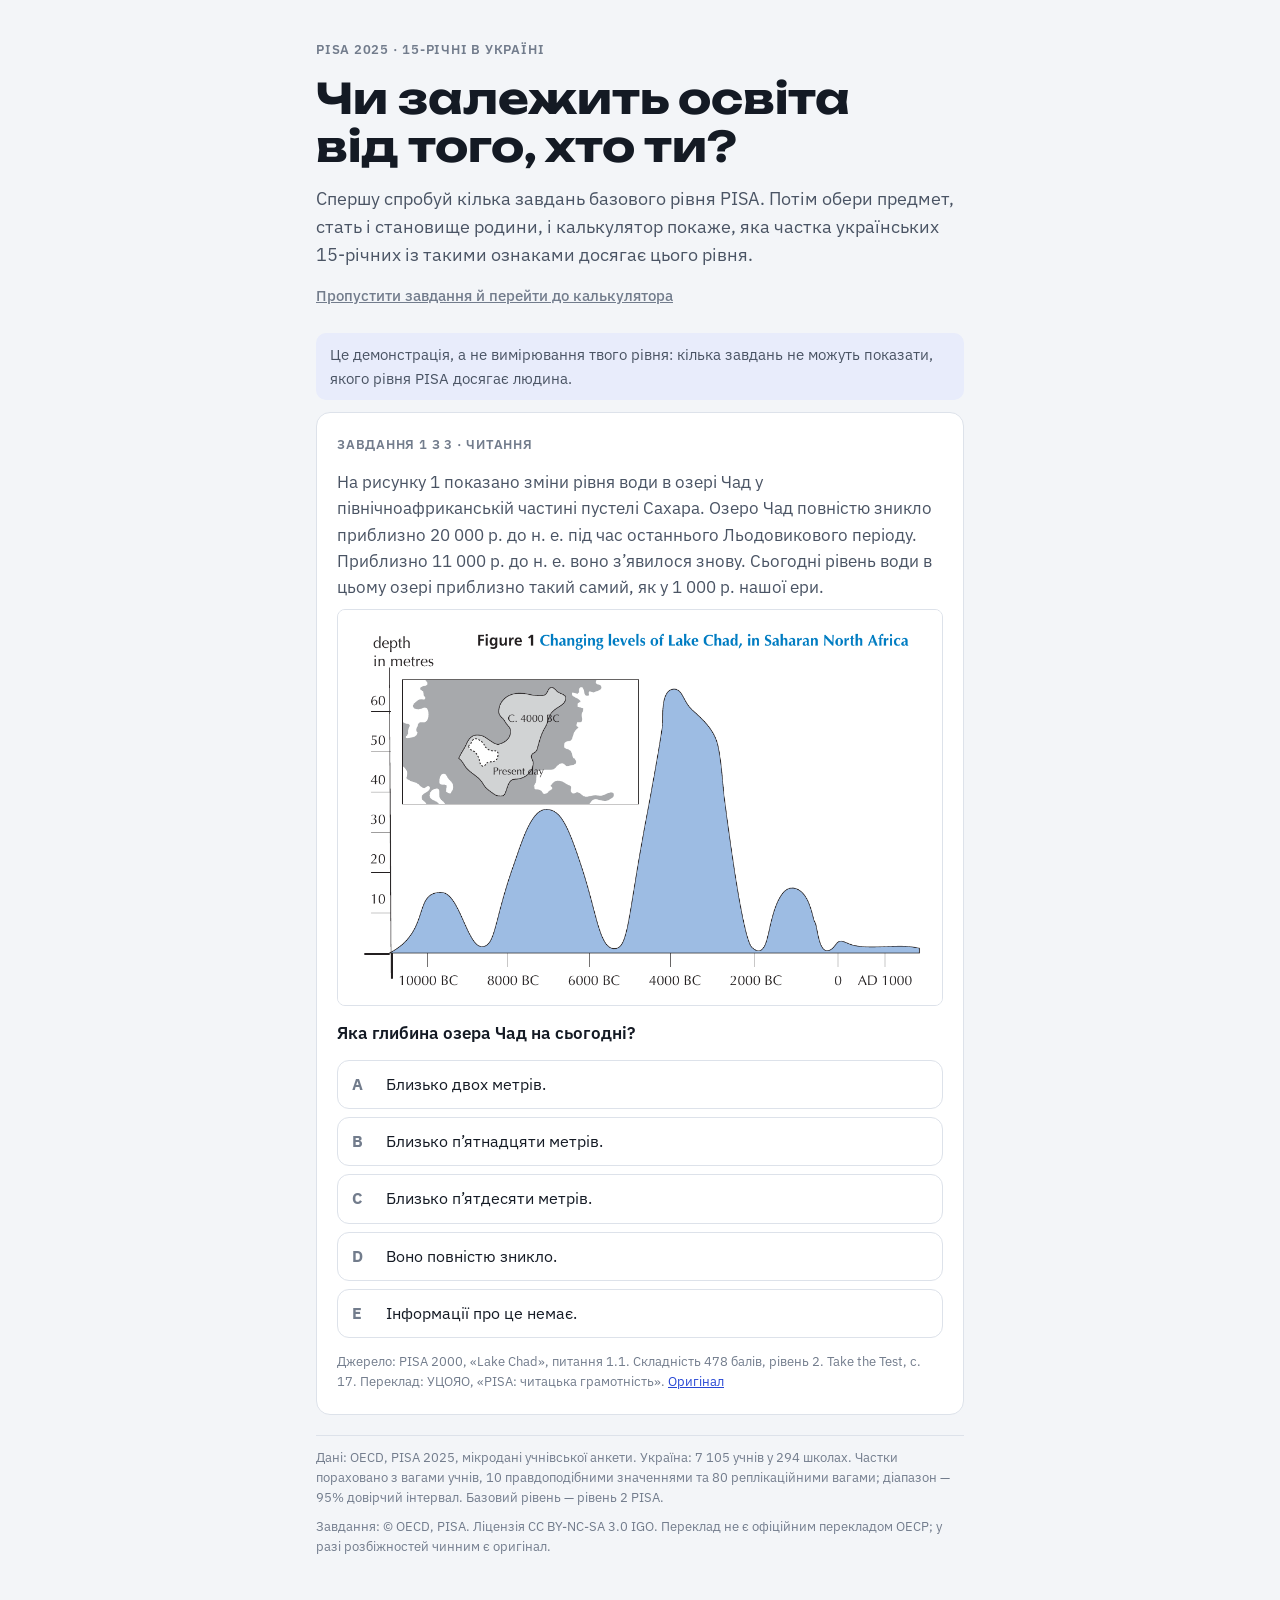
<file: index.html>
<!doctype html>
<html lang="uk">
<head>
  <meta charset="utf-8">
  <meta name="viewport" content="width=device-width, initial-scale=1">
  <title>Калькулятор PISA: Україна</title>
  <meta name="description" content="Яка частка українських 15-річних досягає базового рівня знань залежно від статі та становища родини. Дані PISA 2025.">
  <!-- Прев'ю посилання в Telegram та інших месенджерах (однакове для всіх; особистий результат іде текстом і карткою) -->
  <meta property="og:type" content="website">
  <meta property="og:title" content="Чи залежить освіта від того, хто ти?">
  <meta property="og:description" content="Калькулятор PISA 2025: яка частка 15-річних в Україні досягає базового рівня залежно від статі й достатку родини.">
  <meta property="og:url" content="https://nelsiiaa.github.io/pisa-ukraine-calculator/">
  <meta property="og:image" content="https://nelsiiaa.github.io/pisa-ukraine-calculator/img/og.png">
  <meta property="og:image:width" content="1200">
  <meta property="og:image:height" content="630">
  <meta property="og:locale" content="uk_UA">
  <meta name="twitter:card" content="summary_large_image">
  <link rel="preconnect" href="https://fonts.googleapis.com">
  <link rel="preconnect" href="https://fonts.gstatic.com" crossorigin>
  <link rel="stylesheet" href="https://fonts.googleapis.com/css2?family=Unbounded:wght@500;700&family=IBM+Plex+Sans:wght@400;500;600&display=swap">
  <link rel="stylesheet" href="style.css?v=20261026">
</head>
<body>
<main class="page" data-version="20261026">

  <header class="hero">
    <p class="eyebrow">PISA 2025 · 15-річні в Україні</p>
    <h1>Чи залежить освіта від того, хто ти?</h1>
    <p class="lede">Спершу спробуй кілька завдань базового рівня PISA. Потім обери предмет, стать і становище родини, і калькулятор покаже, яка частка українських 15-річних із такими ознаками досягає цього рівня.</p>
    <!-- Ховається разом із тестом (app.js) -->
    <button type="button" id="quiz-skip" class="link-btn">Пропустити завдання й перейти до калькулятора</button>
  </header>

  <!-- Частина 2: «Перевір себе» -->
  <section id="quiz" class="quiz" aria-live="polite">
    <p class="note" id="quiz-disclaimer"></p>
    <div id="quiz-body"></div>
  </section>

  <!-- Частина 1: форма калькулятора -->
  <form id="calc-form" class="card form" novalidate hidden>
    <p class="hint" id="adult-hint"></p>
    <fieldset>
      <legend>Предмет</legend>
      <div class="chips">
        <label><input type="radio" name="subject" value="read"><span>Читання</span></label>
        <label><input type="radio" name="subject" value="math"><span>Математика</span></label>
        <label><input type="radio" name="subject" value="scie"><span>Природничі науки</span></label>
      </div>
    </fieldset>
    <fieldset>
      <legend>Стать</legend>
      <div class="chips">
        <label><input type="radio" name="gender" value="female"><span>Дівчата</span></label>
        <label><input type="radio" name="gender" value="male"><span>Хлопці</span></label>
      </div>
    </fieldset>
    <fieldset>
      <legend>Достаток родини</legend>
      <p class="hint" id="escs-hint"></p>
      <div class="chips" aria-describedby="escs-hint">
        <label><input type="radio" name="escs" value="low"><span>Нижчий</span></label>
        <label><input type="radio" name="escs" value="mid"><span>Середній</span></label>
        <label><input type="radio" name="escs" value="high"><span>Вищий</span></label>
      </div>
      <!-- Помічник: визначає рівень за 7 питаннями (js/escs.js) -->
      <details class="explain escs-helper" id="escs-helper" hidden>
        <summary id="escs-helper-summary"></summary>
        <p class="hint" id="escs-helper-intro"></p>
        <div id="escs-questions" class="escs-questions"></div>
        <div id="escs-estimate" class="escs-estimate" aria-live="polite"></div>
      </details>
    </fieldset>
    <!-- Необов'язкове поле: показується, лише якщо в CSV є колонка track -->
    <fieldset id="track-field" hidden>
      <legend id="track-legend"></legend>
      <p class="hint" id="track-hint"></p>
      <div class="chips" id="track-chips" aria-describedby="track-hint"></div>
    </fieldset>
    <button type="submit" id="show-btn" class="btn primary" disabled>Показати</button>
    <p class="hint" id="form-hint">Оберіть усі три пункти, щоб побачити результат.</p>
  </form>

  <!-- Результат -->
  <section id="result" class="result" hidden aria-live="polite">
    <div class="card main-result">
      <p class="eyebrow" id="res-subject"></p>
      <p class="big"><span id="res-pct"></span><span class="range" id="res-range"></span></p>
      <p id="res-sentence" class="sentence"></p>
      <p id="res-track-note" class="hint" hidden></p>

      <figure class="scale" id="scale">
        <figcaption class="hint" id="scale-caption"></figcaption>
        <div class="scale-plot" aria-hidden="true">
          <div class="lanes lanes-top" id="lanes-top"></div>
          <div class="track" id="scale-track"></div>
          <div class="ticks"><span>0%</span><span>50%</span><span>100%</span></div>
          <div class="lanes lanes-bottom" id="lanes-bottom"></div>
        </div>
        <table class="sr-only" id="scale-table">
          <caption>Порівняння часток</caption>
          <tbody></tbody>
        </table>
      </figure>

      <p id="res-diff" class="diff"></p>
      <p id="quiz-link" class="quiz-link" hidden></p>
      <p class="data-note" id="data-note"></p>
    </div>

    <!-- Частина 3 -->
    <section class="card block">
      <h2>Що це означає</h2>
      <div id="meaning-text" class="meaning"></div>
    </section>

    <!-- Частина 5 -->
    <section class="card block">
      <h2>Наскільки великий розрив</h2>
      <div id="years" class="years"></div>
    </section>

    <!-- Частина 4 -->
    <section class="card block">
      <h2>Що з цим робити</h2>
      <p id="solutions-note" class="hint" hidden></p>
      <div id="solutions" class="solutions"></div>
    </section>

    <section class="card block limits">
      <h2>Обмеження</h2>
      <ul>
        <li>Це середнє для групи учнів, а не прогноз для конкретної людини.</li>
        <li>ОЕСР позначає Україну в PISA 2025 як «Ukrainian regions (17 of 27)»: дані охоплюють 17 з 27 регіонів, окупованих і частини прифронтових територій у вибірці немає.</li>
        <li>Лише 15-річні школярі, дані одного 2025 року.</li>
        <li>Дані показують зв'язок, а не причину.</li>
      </ul>
    </section>

    <!-- Частина 6: поділитися -->
    <div class="card block share">
      <div class="actions">
        <button type="button" id="btn-link" class="btn primary"></button>
        <button type="button" id="btn-image" class="btn"></button>
      </div>
      <p id="share-status" class="share-status" role="status" aria-live="polite"></p>
    </div>

    <div class="actions">
      <button type="button" id="again-btn" class="btn">Спробувати іншу комбінацію</button>
    </div>
  </section>

  <footer class="footer">
    <p>Дані: OECD, PISA 2025, мікродані учнівської анкети. Україна: 7 105 учнів у 294 школах. Частки пораховано з вагами учнів, 10 правдоподібними значеннями та 80 реплікаційними вагами; діапазон — 95% довірчий інтервал. Базовий рівень — рівень 2 PISA.</p>
    <p id="license"></p>
  </footer>
</main>
<script src="js/common.js?v=20261026"></script>
<script src="js/icons.js?v=20261026"></script>
<script src="js/texts.js?v=20261026"></script>
<script src="js/interpretation.js?v=20261026"></script>
<script src="js/solutions.js?v=20261026"></script>
<script src="js/years.js?v=20261026"></script>
<script src="js/quiz.js?v=20261026"></script>
<script src="js/calculator.js?v=20261026"></script>
<script src="js/escs.js?v=20261026"></script>
<script src="js/share.js?v=20261026"></script>
<script src="app.js?v=20261026"></script>
</body>
</html>
</file>
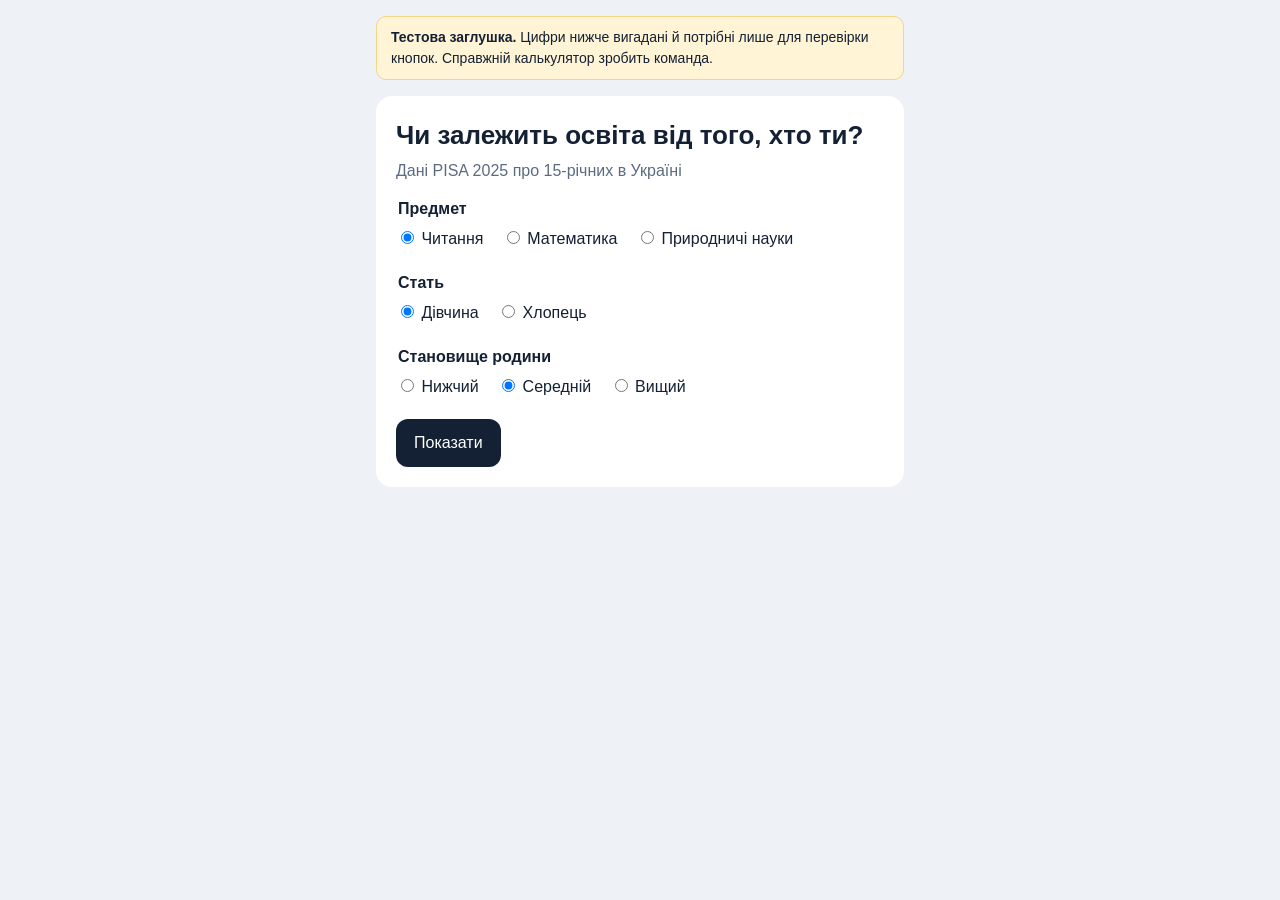
<file: docs/team/part6/share_test_index.html>
<!DOCTYPE html>
<html lang="uk">
<head>
<meta charset="utf-8">
<meta name="viewport" content="width=device-width, initial-scale=1">
<title>Тестова сторінка: кнопки «Поділитися»</title>
<style>
  :root { --ink:#142033; --muted:#5B6B80; --bg:#EEF2F7; --panel:#fff; --teal:#0E8A7D; --blue:#34508C; --line:#DDE4EE; }
  * { box-sizing: border-box; }
  body { margin:0; background:var(--bg); color:var(--ink); font-family:"Segoe UI",Roboto,"Helvetica Neue",Arial,sans-serif; line-height:1.5; }
  main { max-width:560px; margin:0 auto; padding:16px; }
  .banner { background:#FFF4D6; border:1px solid #F0D58A; padding:10px 14px; border-radius:10px; font-size:14px; margin-bottom:16px; }
  .panel { background:var(--panel); border-radius:16px; padding:20px; margin-bottom:16px; }
  h1 { font-size:26px; margin:0 0 4px; }
  fieldset { border:0; padding:0; margin:14px 0 0; }
  legend { font-weight:600; margin-bottom:6px; }
  label { display:inline-block; margin:0 14px 6px 0; }
  button { font:inherit; border:0; border-radius:12px; padding:12px 18px; cursor:pointer; }
  button:focus-visible { outline:3px solid var(--blue); outline-offset:2px; }
  #btn-show { background:var(--ink); color:#fff; margin-top:14px; }
  #result { display:none; }
  .big { font-size:88px; font-weight:800; color:var(--teal); line-height:1; }
  .range { color:var(--muted); }
  .scale-row { margin-top:12px; }
  .scale-row .top { display:flex; justify-content:space-between; font-size:15px; }
  .track { height:12px; background:var(--line); border-radius:6px; overflow:hidden; margin-top:4px; }
  .fill { height:100%; border-radius:6px; }
  .share { display:flex; gap:10px; flex-wrap:wrap; margin-top:18px; }
  #btn-link, #btn-image { background:#E3ECF7; color:var(--ink); font-weight:600; flex:1 1 200px; }
  #share-status { min-height:1.4em; margin-top:10px; font-size:15px; color:var(--teal); }
  #share-status[data-error="true"] { color:#B3261E; }
</style>
</head>
<body>
<main>
  <div class="banner"><b>Тестова заглушка.</b> Цифри нижче вигадані й потрібні лише для перевірки кнопок. Справжній калькулятор зробить команда.</div>

  <div class="panel">
    <h1>Чи залежить освіта від того, хто ти?</h1>
    <div class="range">Дані PISA 2025 про 15-річних в Україні</div>

    <fieldset>
      <legend>Предмет</legend>
      <label><input type="radio" name="subject" value="read" checked> Читання</label>
      <label><input type="radio" name="subject" value="math"> Математика</label>
      <label><input type="radio" name="subject" value="scie"> Природничі науки</label>
    </fieldset>
    <fieldset>
      <legend>Стать</legend>
      <label><input type="radio" name="gender" value="female" checked> Дівчина</label>
      <label><input type="radio" name="gender" value="male"> Хлопець</label>
    </fieldset>
    <fieldset>
      <legend>Становище родини</legend>
      <label><input type="radio" name="escs" value="low"> Нижчий</label>
      <label><input type="radio" name="escs" value="mid" checked> Середній</label>
      <label><input type="radio" name="escs" value="high"> Вищий</label>
    </fieldset>
    <button id="btn-show" type="button">Показати</button>
  </div>

  <div class="panel" id="result" aria-live="polite">
    <div class="big" id="out-percent"></div>
    <div id="out-caption">учнів із такими ознаками досягають базового рівня</div>
    <div class="range" id="out-range"></div>
    <div id="out-scale"></div>
    <h2 style="font-size:20px;margin:20px 0 4px">Що це означає</h2>
    <p id="out-meaning" style="margin:0"></p>

    <!-- ===== ДВІ КНОПКИ, ЯКІ ПІДКЛЮЧАЄ share.js ===== -->
    <div class="share">
      <button id="btn-link" type="button">Скопіювати посилання</button>
      <button id="btn-image" type="button">Поділитись посиланням та картинкою результатів</button>
    </div>
    <div id="share-status" role="status"></div>
  </div>
</main>

<script src="share.js"></script>
<script>
  // ===== ЗАГЛУШКА КАЛЬКУЛЯТОРА (вигадані цифри, лише для тесту) =====
  var base = { read: 55, math: 52, scie: 58 };
  var subjectNames = { read: "читання", math: "математики", scie: "природничих наук" };
  var current = null; // останній показаний результат

  function readForm() {
    function val(name) { return document.querySelector('input[name="' + name + '"]:checked').value; }
    return { subject: val("subject"), gender: val("gender"), escs: val("escs") };
  }
  function setForm(state) {
    Object.keys(state).forEach(function (name) {
      document.querySelector('input[name="' + name + '"][value="' + state[name] + '"]').checked = true;
    });
  }

  function calculate(state) {
    var p = base[state.subject];
    if (state.gender === "female" && state.subject === "read") p += 8;
    if (state.gender === "male" && state.subject === "read") p -= 8;
    if (state.gender === "male" && state.subject === "math") p += 3;
    p += { low: -14, mid: 0, high: 12 }[state.escs];
    return {
      subject: state.subject, gender: state.gender, escs: state.escs,
      percent: p, low: p - 4, high: p + 4,
      // тест: вигадана комбінація «хлопець + нижче становище + природничі» має замало даних
      enoughData: !(state.gender === "male" && state.escs === "low" && state.subject === "scie"),
      ukraine: base[state.subject], oecd: base[state.subject] + 13,
      meaning: "Це тестовий текст-пояснення. Приблизно " + p + " із 100 учнів із такими ознаками досягають базового рівня з " +
        subjectNames[state.subject] + ". Це середнє для групи, тому воно не передбачає результат конкретної людини, а показує, де в даних помітний розрив."
    };
  }

  function show(state) {
    current = calculate(state);
    document.getElementById("result").style.display = "block";
    document.getElementById("out-percent").textContent = current.percent + "%";
    document.getElementById("out-range").textContent = "можливий діапазон " + current.low + "–" + current.high + "%";
    document.getElementById("out-meaning").textContent = current.meaning;
    var rows = [["Твоя група", current.percent, "var(--teal)"], ["Усі учні України", current.ukraine, "var(--blue)"], ["Середнє по країнах ОЕСР", current.oecd, "#9AA7B8"]];
    document.getElementById("out-scale").innerHTML = rows.map(function (r) {
      return '<div class="scale-row"><div class="top"><span>' + r[0] + '</span><b>' + r[1] + '%</b></div>' +
             '<div class="track"><div class="fill" style="width:' + r[1] + '%;background:' + r[2] + '"></div></div></div>';
    }).join("");
  }

  document.getElementById("btn-show").addEventListener("click", function () { show(readForm()); });

  // ===== ПІДКЛЮЧЕННЯ share.js (саме ці рядки потрібно повторити в справжньому сайті) =====
  PisaShare.init({
    linkButton: "#btn-link",
    imageButton: "#btn-image",
    statusEl: "#share-status",
    extraParams: ["track"], // додаткові параметри сайту, які теж читаємо з посилання (наприклад, ?track=general)
    // 1) Віддаємо модулю те, що зараз показано на екрані. Якщо нічого не показано, віддаємо null.
    getResult: function () { return current; },
    // 2) Якщо сторінку відкрили за чужим посиланням: підставляємо вибір у форму й показуємо результат.
    onLoadFromLink: function (state) { setForm(state); show(state); }
  });
</script>
</body>
</html>
</file>
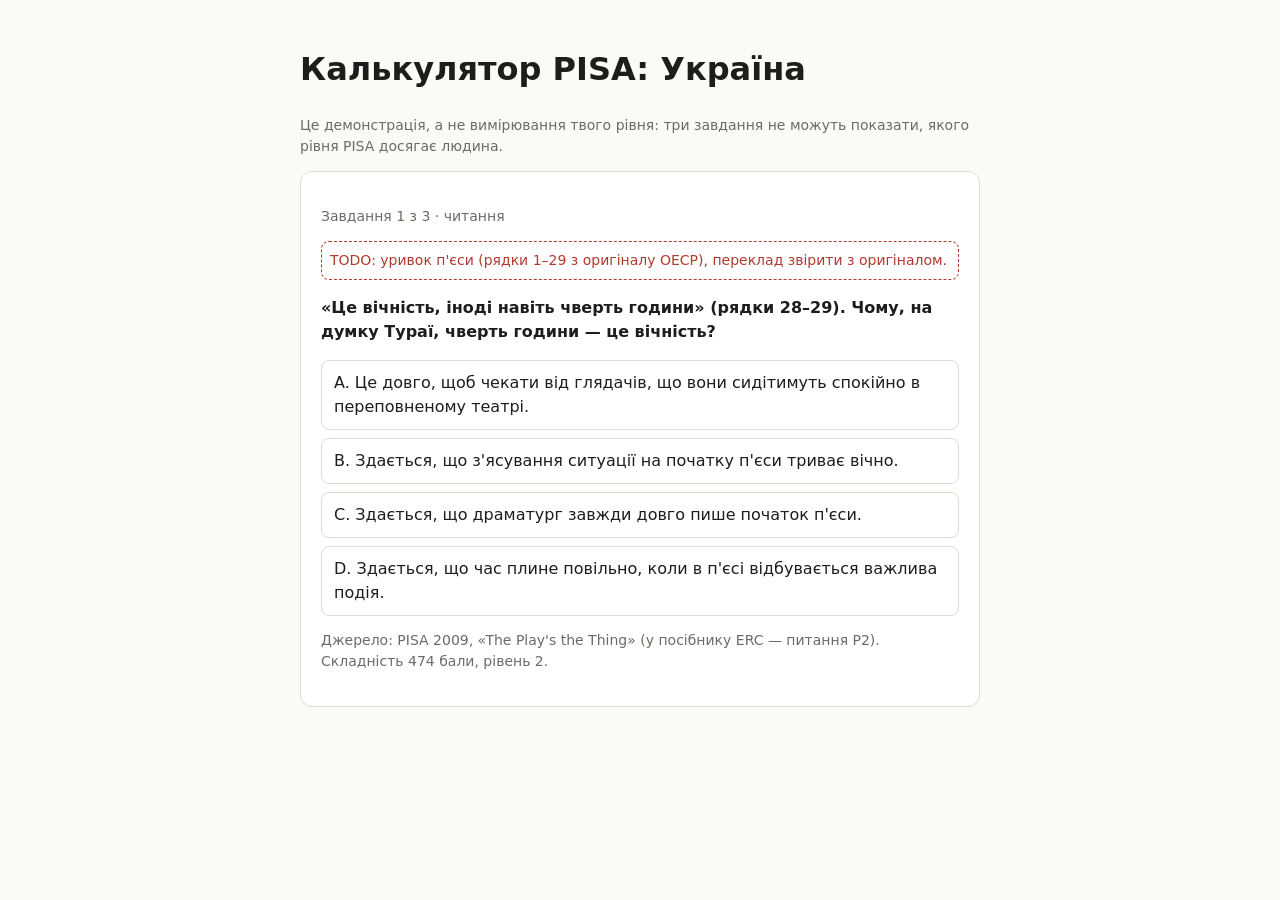
<file: docs/team/part2/perevir-sebe/demo.html>
<!doctype html>
<html lang="uk">
<head>
<meta charset="utf-8">
<meta name="viewport" content="width=device-width, initial-scale=1">
<title>Перевір себе — демо</title>
<style>
  :root { --bg:#fafaf7; --fg:#1d1d1b; --muted:#6b6b66; --card:#fff; --line:#dedbd2; --ok:#1f7a4d; --bad:#b3392f; --acc:#2b5fb4; }
  @media (prefers-color-scheme: dark) { :root { --bg:#161615; --fg:#ecebe6; --muted:#a3a29b; --card:#20201e; --line:#3a3935; --ok:#5cc28f; --bad:#e8786d; --acc:#7aa5ee; } }
  body { margin:0; background:var(--bg); color:var(--fg); font:16px/1.5 system-ui, sans-serif; }
  main { max-width:680px; margin:0 auto; padding:24px 16px; }
  .ps-card { background:var(--card); border:1px solid var(--line); border-radius:12px; padding:20px; }
  .ps-step, .ps-src, .ps-note { color:var(--muted); font-size:14px; }
  .ps-todo { color:var(--bad); font-size:14px; border:1px dashed var(--bad); padding:8px; border-radius:8px; }
  .ps-opts { display:grid; gap:8px; margin:12px 0; }
  .ps-opt { text-align:left; padding:10px 12px; border:1px solid var(--line); border-radius:8px; background:transparent; color:inherit; font:inherit; cursor:pointer; }
  .ps-opt:disabled { cursor:default; }
  .ps-right { border-color:var(--ok); outline:2px solid var(--ok); }
  .ps-wrong { border-color:var(--bad); outline:2px solid var(--bad); }
  .ps-next { padding:10px 16px; border:0; border-radius:8px; background:var(--acc); color:#fff; font:inherit; cursor:pointer; }
  .ps-link { background:var(--card); border-left:4px solid var(--acc); padding:12px 16px; }
  .demo-only { margin-top:32px; padding:16px; border:1px dashed var(--line); border-radius:12px; }
  select, button { font:inherit; }
</style>
</head>
<body>
<main>
  <h1>Калькулятор PISA: Україна</h1>
  <section id="perevir-sebe"></section>
  <section id="calc" hidden>
    <div class="demo-only">
      <p><strong>Лише для демо:</strong> тут буде калькулятор (частина 1). Імітація вибору, щоб перевірити речення-повернення до тесту.</p>
      <select id="s"><option value="read">читання</option><option value="math">математика</option><option value="scie">природничі науки</option></select>
      <select id="g"><option value="female">дівчина</option><option value="male">хлопець</option></select>
      <select id="e"><option value="low">нижчий</option><option value="mid">середній</option><option value="high">вищий</option></select>
      <button id="show" type="button">Показати</button>
    </div>
    <div id="perevir-link"></div>
  </section>
</main>
<script src="perevir-sebe.js"></script>
<script>
  PerevirSebe.start({ mount: "#perevir-sebe", onDone: function () {
    document.getElementById("perevir-sebe").hidden = true;
    document.getElementById("calc").hidden = false;
  }});
  var rows = [];
  // На сайті: data/pisa_ukraine_calculator.csv. Для демо — перерахована таблиця з тими самими назвами полів.
  fetch("data/demo_level2.csv").then(function (r) { return r.text(); })
    .then(function (t) { rows = PerevirSebe.parseCsv(t); });
  document.getElementById("show").addEventListener("click", function () {
    PerevirSebe.showLink({ mount: "#perevir-link", rows: rows,
      subject: s.value, gender: g.value, escs: e.value });
  });
</script>
</body>
</html>
</file>
<file: style.css>
:root {
  --bg: #f3f5f8;
  --surface: #ffffff;
  --ink: #141a24;
  --ink-2: #4a5464;
  --ink-3: #727c8c;
  --line: #dde2ea;
  --accent: #2747d4;      /* твоя група */
  --accent-ink: #ffffff;
  --accent-soft: #e8ecfb;
  --ukraine: #c98200;     /* усі учні України */
  --oecd: #6b7480;        /* середнє ОЕСР */
  --track: #e7ebf1;
  --right: #0f7b3e; --right-bg: #e3f4ea;
  --warn: #a35a00; --warn-bg: #fdf0dc;
  --wrong: #b3261e; --wrong-bg: #fbe7e5;
  --display: "Unbounded", "Arial Black", system-ui, sans-serif;
  --body: "IBM Plex Sans", system-ui, -apple-system, "Segoe UI", Roboto, sans-serif;
}
@media (prefers-color-scheme: dark) {
  :root {
    --bg: #10141b; --surface: #181e28; --ink: #eef1f6; --ink-2: #b8c0cc; --ink-3: #8b95a5;
    --line: #2a3240; --accent: #7b93ff; --accent-ink: #0b1020; --accent-soft: #1f2846; --ukraine: #f0b030; --oecd: #9aa3b0;
    --track: #252d3a; --warn: #f5b25a; --warn-bg: #3a2a14; --right: #6fd49a; --right-bg: #173426; --wrong: #ff8a80; --wrong-bg: #3a1c1a;
  }
}

* { box-sizing: border-box; }
html { -webkit-text-size-adjust: 100%; }
body { margin: 0; background: var(--bg); color: var(--ink); font: 17px/1.55 var(--body); }
.page { max-width: 680px; margin: 0 auto; padding: 32px 16px 56px; display: flex; flex-direction: column; gap: 20px; }
[hidden] { display: none !important; }

h1, h2 { font-family: var(--display); font-weight: 700; margin: 0; text-wrap: balance; line-height: 1.15; }
h1 { font-size: clamp(28px, 7vw, 42px); }
h2 { font-size: 18px; font-weight: 500; }
h3 { font-size: 16px; margin: 0; }
p { margin: 0; }
a { color: var(--accent); }
.eyebrow { font-size: 13px; font-weight: 600; letter-spacing: .06em; text-transform: uppercase; color: var(--ink-3); }
.lede { font-size: 18px; color: var(--ink-2); max-width: 60ch; }
.hero { display: flex; flex-direction: column; gap: 14px; padding-block: 8px 4px; }
.note { font-size: 15px; color: var(--ink-2); background: var(--accent-soft); border-radius: 10px; padding: 10px 14px; }
.hint { font-size: 14px; color: var(--ink-3); }

.card { background: var(--surface); border: 1px solid var(--line); border-radius: 14px; padding: 22px 20px; }
.btn {
  font: 600 16px/1.2 var(--body); min-height: 48px; padding: 14px 22px; border-radius: 12px; border: 1.5px solid var(--line);
  background: var(--surface); color: var(--ink); cursor: pointer;
}
.btn.primary { background: var(--ink); color: var(--surface); border-color: var(--ink); align-self: flex-start; }
.btn:disabled { opacity: .35; cursor: not-allowed; }
.btn:focus-visible, .link-btn:focus-visible, .q-opt:focus-visible { outline: 3px solid var(--accent); outline-offset: 2px; }
.link-btn { background: none; border: 0; padding: 4px 0; font: 500 15px var(--body); color: var(--ink-3); text-decoration: underline; cursor: pointer; align-self: flex-start; }

/* ---------- Частина 2: тест ---------- */
.quiz { display: flex; flex-direction: column; gap: 12px; }
.q-card { display: flex; flex-direction: column; gap: 14px; }
.q-stim { display: flex; flex-direction: column; gap: 8px; color: var(--ink-2); }
.q-img { max-width: 100%; height: auto; border-radius: 8px; border: 1px solid var(--line); }
.q-todo { font-size: 14px; color: var(--ink-3); border: 1.5px dashed var(--line); border-radius: 10px; padding: 10px 12px; }
.q-question { font-weight: 600; }
.q-opts { display: flex; flex-direction: column; gap: 8px; }
.q-opt {
  display: flex; gap: 12px; align-items: flex-start; text-align: left; width: 100%;
  font: 16px/1.45 var(--body); color: var(--ink); background: var(--surface);
  border: 1.5px solid var(--line); border-radius: 12px; padding: 12px 14px; cursor: pointer;
}
.q-opt b { flex: none; width: 22px; color: var(--ink-3); }
.q-opt:hover:not(:disabled) { border-color: var(--accent); }
.q-opt:disabled { cursor: default; }
.q-opt.right { border-color: var(--right); background: var(--right-bg); }
.q-opt.right b { color: var(--right); }
.q-opt.wrong { border-color: var(--wrong); background: var(--wrong-bg); }
.q-opt.wrong b { color: var(--wrong); }
.q-num { display: flex; flex-wrap: wrap; gap: 8px; align-items: center; }
.q-num input {
  font: 500 17px/1.3 var(--body); color: var(--ink); background: var(--surface);
  width: 10em; max-width: 100%; min-height: 48px; padding: 10px 14px; border: 1.5px solid var(--line); border-radius: 12px;
}
.q-num input:focus-visible { outline: 3px solid var(--accent); outline-offset: 2px; }
.q-num input.right { border-color: var(--right); background: var(--right-bg); }
.q-num input.wrong { border-color: var(--wrong); background: var(--wrong-bg); }
.q-unit { font-weight: 600; color: var(--ink-2); }
.q-num .btn.primary { align-self: auto; }
.q-num-hint { flex-basis: 100%; color: var(--wrong); }
.q-feedback { display: flex; flex-direction: column; gap: 10px; }
.q-feedback:empty { display: none; }
.q-stat { font-weight: 500; }
.q-src { font-size: 13px; color: var(--ink-3); }
.q-list { margin: 0; padding-left: 20px; }

/* ---------- Частина 1: форма ---------- */
.form { display: flex; flex-direction: column; gap: 22px; }
fieldset { border: 0; margin: 0; padding: 0; display: flex; flex-direction: column; gap: 10px; }
legend { font-weight: 600; margin-bottom: 10px; padding: 0; }
.chips { display: flex; flex-wrap: wrap; gap: 8px; }
.chips label { position: relative; }
.chips input { position: absolute; opacity: 0; inset: 0; margin: 0; cursor: pointer; }
.chips span {
  display: inline-flex; align-items: center; min-height: 44px; padding: 8px 18px; border: 1.5px solid var(--line); border-radius: 999px;
  font-weight: 500; color: var(--ink-2); background: var(--surface); cursor: pointer; transition: all .15s ease;
}
.chips input:checked + span { background: var(--accent); border-color: var(--accent); color: var(--accent-ink); }
.chips input:focus-visible + span { outline: 3px solid var(--accent); outline-offset: 2px; }
.chips label:hover span { border-color: var(--ink-3); }

details.explain { font-size: 15px; color: var(--ink-2); }
details.explain summary { cursor: pointer; font-weight: 600; color: var(--accent); min-height: 44px; display: flex; align-items: center; list-style-position: inside; }
details.explain summary:focus-visible { outline: 3px solid var(--accent); outline-offset: 2px; border-radius: 6px; }
details.explain p { padding: 4px 0 2px; max-width: 60ch; }

/* Помічник «Визнач свій рівень» */
.escs-helper { border: 1px solid var(--line); border-radius: 12px; padding: 4px 14px 14px; }
.escs-helper[open] { background: var(--bg); }
.escs-helper > .hint { margin-bottom: 12px; }
.escs-questions { display: flex; flex-direction: column; gap: 16px; }
.escs-q { display: flex; flex-direction: column; gap: 8px; }
.escs-q-label { font-weight: 600; color: var(--ink); font-size: 15px; }
.chips-sm { gap: 6px; }
.chips-sm span { padding: 6px 13px; font-size: 15px; }
.escs-q select {
  font: 500 15px/1.3 var(--body); color: var(--ink); background: var(--surface); width: 100%;
  min-height: 44px; padding: 10px 12px; border: 1.5px solid var(--line); border-radius: 12px;
}
.escs-q select:focus-visible { outline: 3px solid var(--accent); outline-offset: 2px; }
.escs-estimate { margin-top: 16px; display: flex; flex-direction: column; gap: 6px; }
.escs-result { padding: 12px 14px; border-radius: 10px; background: var(--accent-soft); color: var(--ink); }
.escs-result b { font-weight: 600; }

/* ---------- Результат ---------- */
.result { display: flex; flex-direction: column; gap: 16px; }
.main-result { display: flex; flex-direction: column; gap: 14px; }
.big { font-family: var(--display); font-size: clamp(56px, 18vw, 88px); font-weight: 700; line-height: 1; color: var(--accent); display: flex; align-items: baseline; flex-wrap: wrap; gap: 4px 14px; }
.big .range { font-family: var(--body); font-size: 18px; font-weight: 500; color: var(--ink-3); }
.sentence { font-size: 18px; }
.diff { font-weight: 500; color: var(--ink-2); }
.quiz-link { font-size: 15px; color: var(--ink-2); border-top: 1px solid var(--line); padding-top: 12px; }

.scale { margin: 6px 0 0; display: flex; flex-direction: column; gap: 6px; }
.scale-plot { position: relative; }
.lanes { position: relative; }
.lanes-top { margin-bottom: 8px; }
.lanes-bottom { margin-top: 8px; }
.lbl { position: absolute; white-space: nowrap; font-size: 14px; line-height: 22px; color: var(--ink-2); display: inline-flex; align-items: center; gap: 6px; }
.lbl b { color: var(--ink); font-variant-numeric: tabular-nums; }
.lbl i { width: 10px; height: 10px; flex: none; }
.track { position: relative; height: 12px; background: var(--track); border-radius: 999px; }
.band { position: absolute; top: 0; bottom: 0; background: var(--accent); opacity: .28; border-radius: 999px; }
.ticks { display: flex; justify-content: space-between; font-size: 12px; color: var(--ink-3); margin-top: 6px; }
.marker { position: absolute; top: 50%; width: 18px; height: 18px; transform: translate(-50%, -50%); border: 2.5px solid var(--surface); box-shadow: 0 0 0 1px var(--ink-3); }
/* Форми позначок: інформація не тримається лише на кольорі */
.s-circle { background: var(--accent); border-radius: 50%; }
.marker.s-circle { z-index: 2; width: 20px; height: 20px; }
.s-diamond { background: var(--ukraine); }
.marker.s-diamond { transform: translate(-50%, -50%) rotate(45deg); width: 15px; height: 15px; }
.lbl i.s-diamond { transform: rotate(45deg); width: 9px; height: 9px; }
.s-square { background: var(--oecd); }
.data-note { font-size: 13px; color: var(--ink-3); }
.big .no-data, #res-pct.no-data { font-size: clamp(32px, 9vw, 44px); color: var(--ink-2); }
.sr-only { position: absolute; width: 1px; height: 1px; padding: 0; margin: -1px; overflow: hidden; clip: rect(0 0 0 0); white-space: nowrap; border: 0; }

.block { display: flex; flex-direction: column; gap: 12px; }
.years { display: flex; flex-direction: column; gap: 14px; }
.gap { display: flex; flex-direction: column; gap: 4px; }
/* ---------- Частина 3: «Що це означає» ---------- */
.meaning { display: flex; flex-direction: column; gap: 16px; }
.icon-badge { flex: none; width: 44px; height: 44px; border-radius: 12px; display: grid; place-items: center; background: var(--accent-soft); color: var(--accent); }
.mini { font-size: 13px; font-weight: 600; letter-spacing: .04em; text-transform: uppercase; color: var(--ink-3); margin-bottom: 2px; }
.mean-def { display: flex; gap: 14px; align-items: flex-start; }
.mean-group { display: grid; grid-template-columns: auto 1fr; gap: 18px; align-items: center; padding: 16px; border-radius: 12px; background: var(--bg); }
.dots { display: grid; grid-template-columns: repeat(10, 12px); gap: 4px; }
.dots i { width: 12px; height: 12px; border-radius: 50%; background: var(--track); box-shadow: inset 0 0 0 1px var(--line); }
.dots i.on { background: var(--accent); box-shadow: none; }
.mean-side { display: flex; flex-direction: column; gap: 8px; align-items: flex-start; }
.dots-cap { font-size: 15px; color: var(--ink-2); }
.dots-cap b { font-family: var(--display); font-size: 30px; color: var(--accent); margin-right: 4px; }
.status { display: inline-flex; align-items: center; gap: 6px; font-size: 14px; font-weight: 600; padding: 5px 12px; border-radius: 999px; }
.status::before { font-weight: 700; }
.st-above { background: var(--accent-soft); color: var(--accent); }
.st-above::before { content: "↑"; }
.st-about { background: var(--track); color: var(--ink-2); }
.st-about::before { content: "≈"; }
.st-below { background: var(--warn-bg); color: var(--warn); }
.st-below::before { content: "↓"; }
.caution { display: flex; gap: 10px; align-items: flex-start; font-size: 15px; color: var(--ink-2); padding: 12px 14px; border-radius: 10px; border: 1px dashed var(--line); }
.caution svg { flex: none; width: 20px; height: 20px; color: var(--ink-3); margin-top: 1px; }
@media (max-width: 480px) {
  .mean-group { grid-template-columns: 1fr; justify-items: start; }
}

/* ---------- Частина 4: «Що з цим робити» ---------- */
.solutions { display: flex; flex-direction: column; gap: 12px; }
.solution { display: flex; flex-direction: column; gap: 10px; padding: 16px; border-radius: 12px; background: var(--bg); }
.sol-head { display: flex; gap: 12px; align-items: center; }
.sol-head h3 { font-size: 17px; }
.sol-why { font-size: 13px; font-weight: 600; color: var(--accent); }
.aud { list-style: none; margin: 4px 0 0; padding: 0; display: flex; flex-wrap: wrap; gap: 6px; }
.aud li { font-size: 13px; font-weight: 500; padding: 3px 10px; border-radius: 999px; border: 1px solid var(--line); background: var(--surface); color: var(--ink-2); }
.aud li::before { content: ""; display: inline-block; width: 8px; height: 8px; border-radius: 50%; margin-right: 6px; vertical-align: 1px; }
.aud-student::before { background: var(--accent); }
.aud-parents::before { background: var(--ukraine); }
.aud-school::before { background: var(--oecd); }
.aud-state::before { background: var(--warn); }
.solution .src { font-size: 13px; }
.solution .todo { color: var(--wrong); font-family: ui-monospace, Menlo, monospace; }
.limits ul { margin: 0; padding-left: 20px; color: var(--ink-2); display: flex; flex-direction: column; gap: 4px; }
.actions { display: flex; flex-wrap: wrap; gap: 10px; align-items: center; }
.share .actions .btn { flex: 1 1 200px; }
.share-status { min-height: 1.4em; font-size: 15px; color: var(--ink-2); }
.share-status[data-error="true"] { color: var(--wrong); }
.footer { font-size: 13px; color: var(--ink-3); padding-top: 12px; border-top: 1px solid var(--line); display: flex; flex-direction: column; gap: 8px; }

@media (prefers-reduced-motion: reduce) { * { transition: none !important; scroll-behavior: auto !important; } }
</file>
